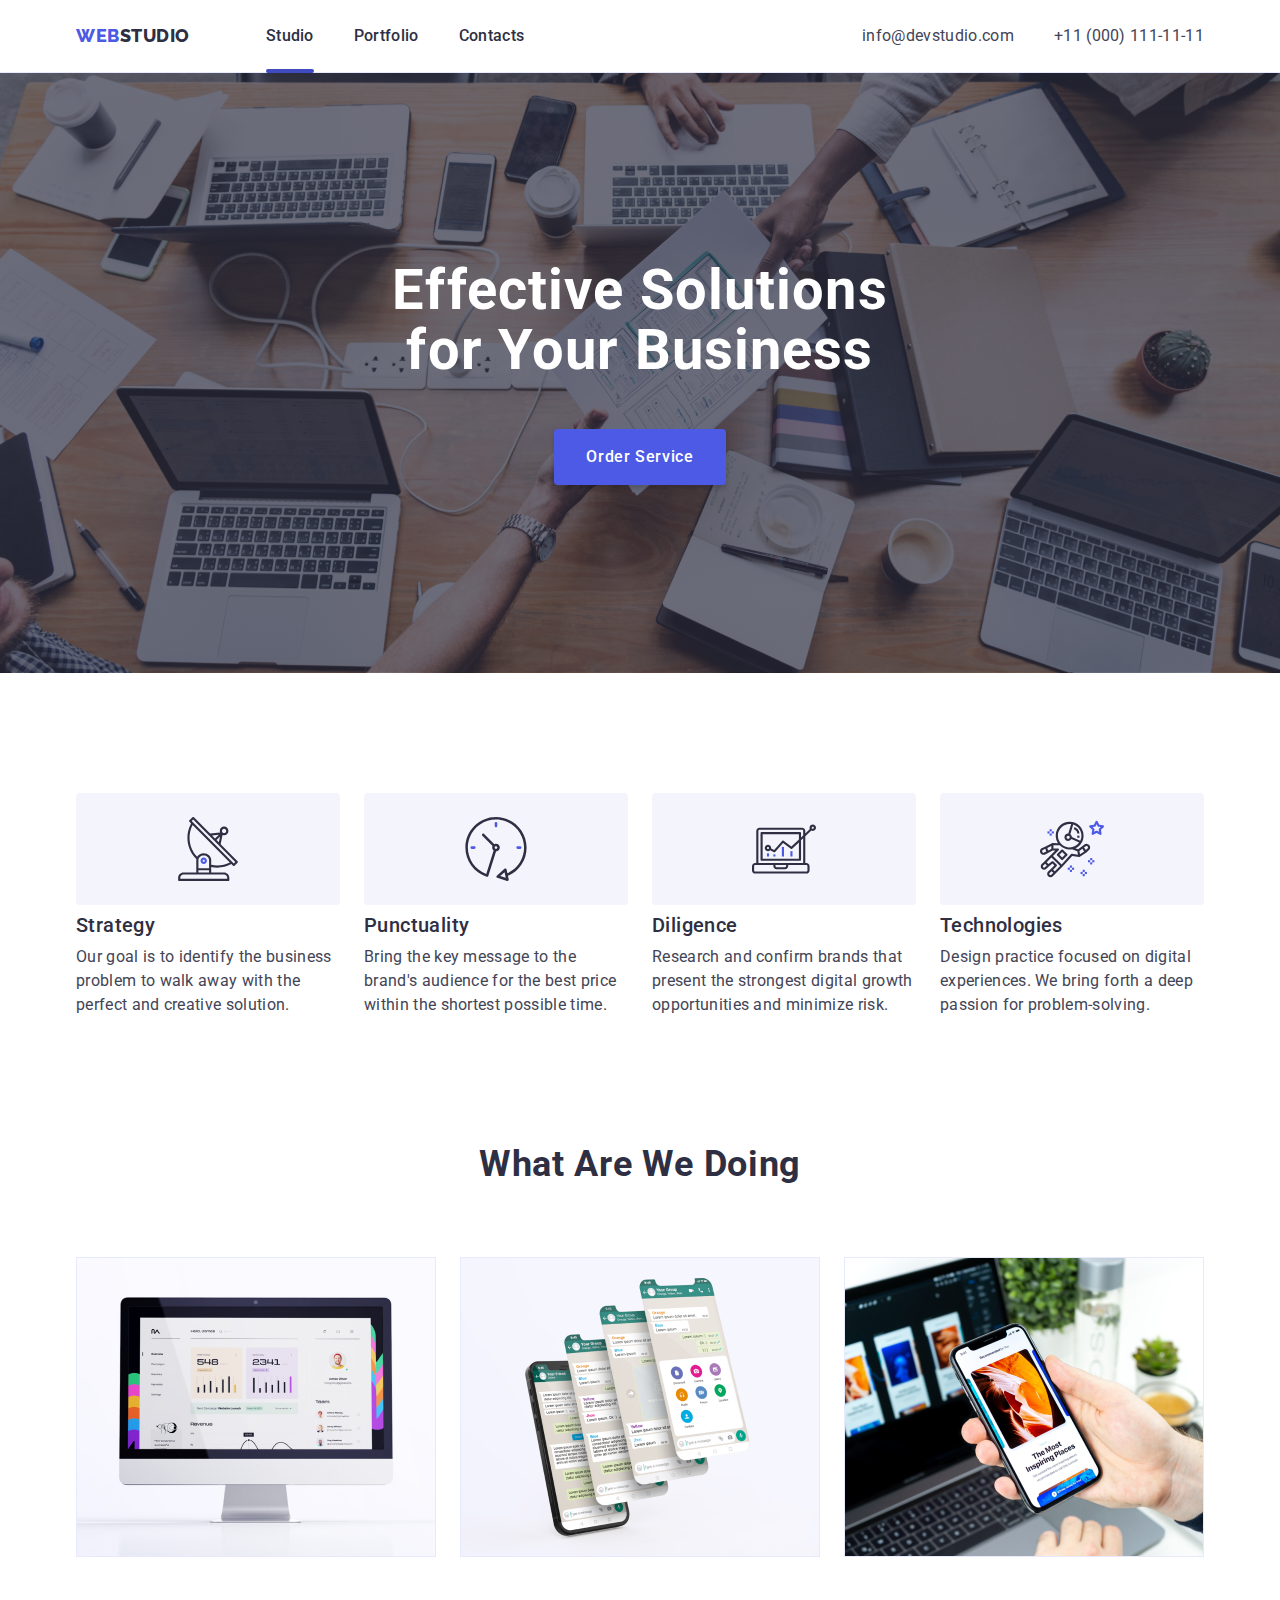
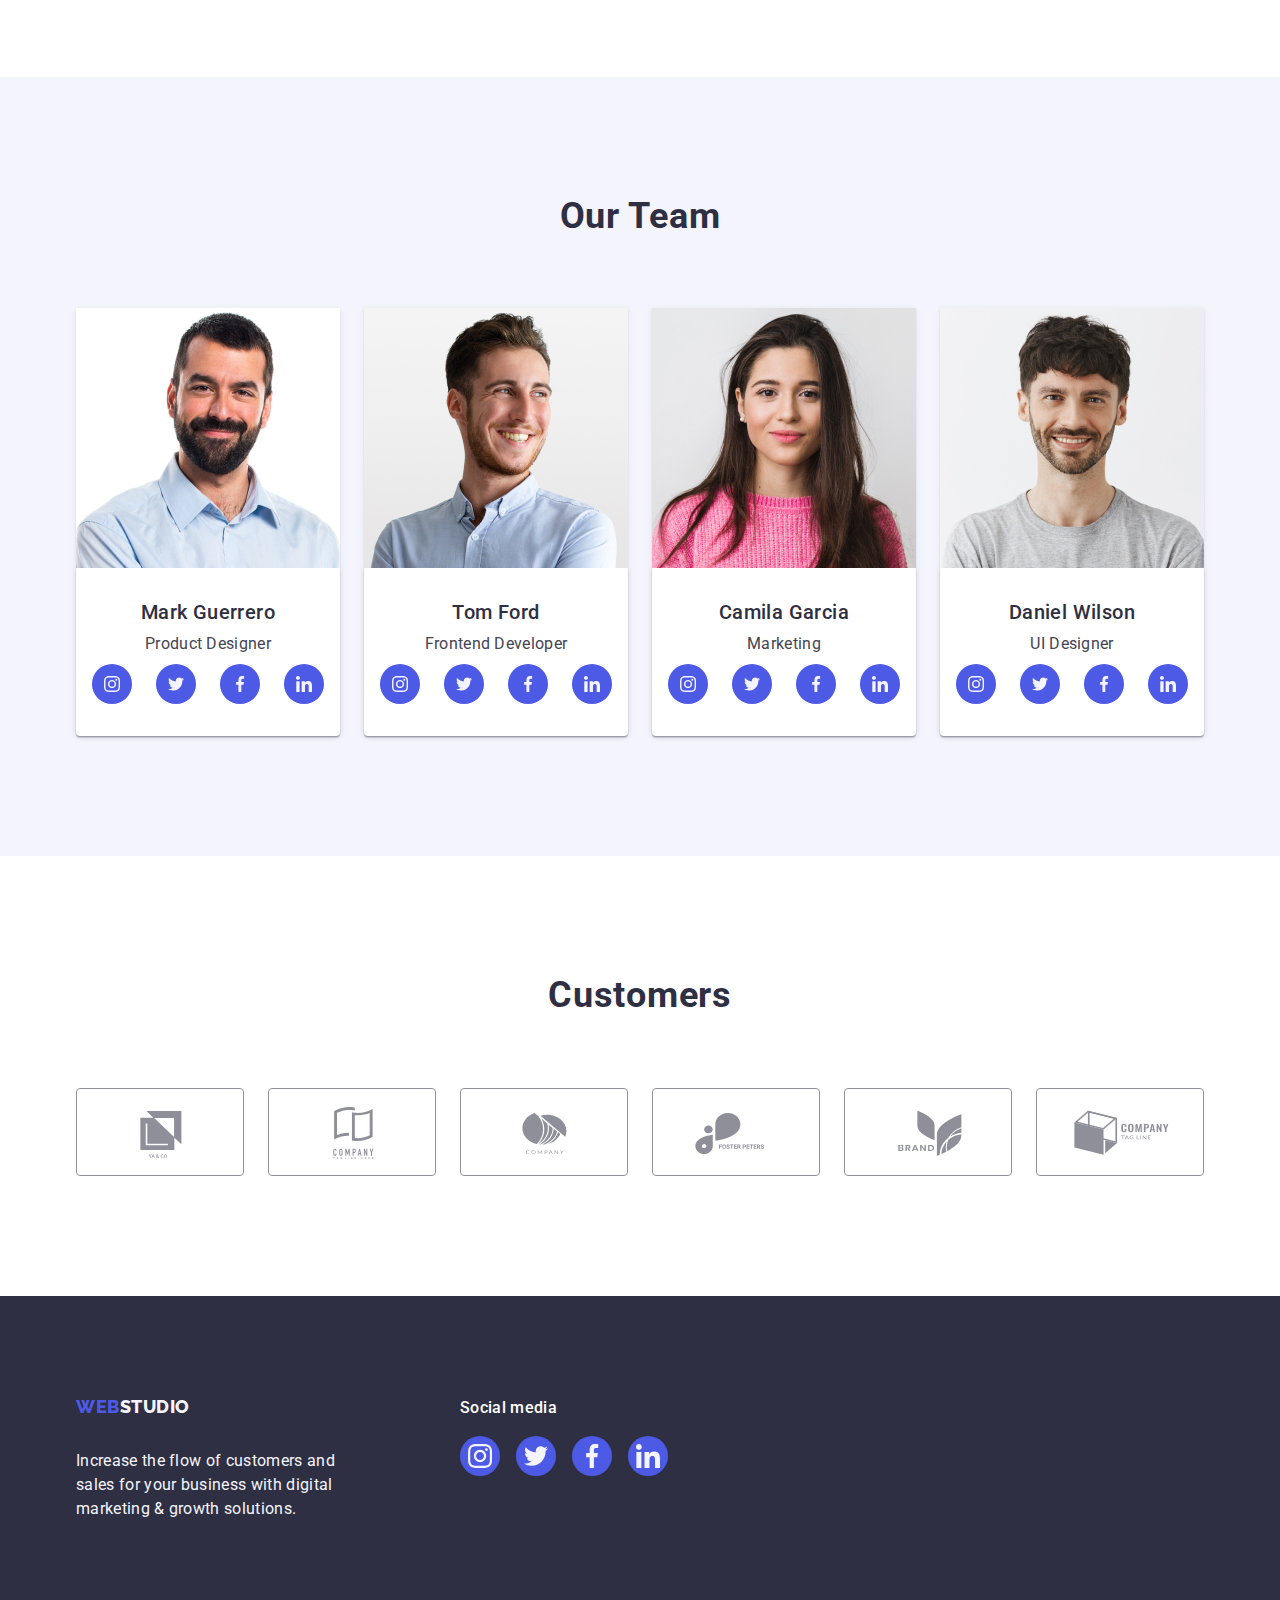
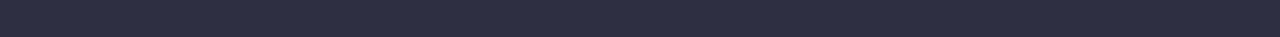
<file: index.html>
<!DOCTYPE html>
<html lang="en">
  <head>
    <meta charset="UTF-8" />
    <meta http-equiv="X-UA-Compatible" content="IE=edge" />
    <meta name="viewport" content="width=device-width, initial-scale=1.0" />
    <title>Document</title>
    <link rel="preconnect" href="https://fonts.googleapis.com" />
    <link rel="preconnect" href="https://fonts.gstatic.com" crossorigin />
    <link
      href="https://fonts.googleapis.com/css2?family=Raleway:wght@800&family=Roboto:wght@400;500;700;900&display=swap"
      rel="stylesheet"
    />
    <link
      rel="stylesheet"
      href="https://cdnjs.cloudflare.com/ajax/libs/modern-normalize/1.1.0/modern-normalize.min.css"
    />

    <link rel="stylesheet" href="./css/styles.css" />
  </head>
  <body>
    <header class="main-header">
      <div class="container page-header-container">
        <nav class="page-nav">
          <a class="logo link" href="./index.html"
            >Web<span class="studio-header">Studio</span></a
          >

          <ul class="menu list">
            <li class="menu-item">
              <a
                class="menu-link menu-first-link link current"
                href="./index.html"
                >Studio</a
              >
            </li>
            <li class="menu-item">
              <a class="menu-link link" href="./portfolio.html">Portfolio</a>
            </li>
            <li class="menu-item">
              <a class="menu-link link" href="">Contacts</a>
            </li>
          </ul>
        </nav>
        <address class="contacts-font-normal contact-mail-phone">
          <ul class="list contact-flex">
            <li>
              <a
                class="contact link contact-mail"
                href="mailto:info@devstudio.com"
                >info@devstudio.com</a
              >
            </li>
            <li>
              <a class="contact link" href="tel:+110001111111"
                >+11 (000) 111-11-11</a
              >
            </li>
          </ul>
        </address>
      </div>
    </header>

    <main>
      <section class="section-effect-sol">
        <div class="container">
          <h1 class="effect-sol">Effective Solutions for Your Business</h1>
          <button class="order-btn" type="button" data-modal-open>
            Order Service
          </button>
        </div>
      </section>

      <section class="four-blocks-section">
        <div class="container">
          <h2 class="visually-hidden container">title</h2>
          <ul class="four-blocks list">
            <li class="four-items item-strategy">
              <div class="four-icons-svg">
                <svg class="" width="64" height="64">
                  <use href="./images/icons.svg#icon-antenna"></use>
                </svg>
              </div>

              <h3 class="higher-text">Strategy</h3>
              <p class="small-text">
                Our goal is to identify the business problem to walk away with
                the perfect and creative solution.
              </p>
            </li>
            <li class="four-items item-punctuality">
              <div class="four-icons-svg">
                <svg class="" width="64" height="64">
                  <use href="./images/icons.svg#icon-clock"></use>
                </svg>
              </div>

              <h3 class="higher-text">Punctuality</h3>
              <p class="small-text">
                Bring the key message to the brand's audience for the best price
                within the shortest possible time.
              </p>
            </li>
            <li class="four-items item-diligence">
              <div class="four-icons-svg">
                <svg class="" width="64" height="64">
                  <use href="./images/icons.svg#icon-diagram"></use>
                </svg>
              </div>

              <h3 class="higher-text">Diligence</h3>
              <p class="small-text">
                Research and confirm brands that present the strongest digital
                growth opportunities and minimize risk.
              </p>
            </li>
            <li class="four-items item-technologies">
              <div class="four-icons-svg">
                <svg class="" width="64" height="64">
                  <use href="./images/icons.svg#icon-astronaut"></use>
                </svg>
              </div>

              <h3 class="higher-text">Technologies</h3>
              <p class="small-text">
                Design practice focused on digital experiences. We bring forth a
                deep passion for problem-solving.
              </p>
            </li>
          </ul>
        </div>
      </section>

      <section class="doing-section">
        <div class="container">
          <h2 class="we-re-doing-section">What are we doing</h2>
          <ul class="list doing-pics">
            <li class="item">
              <img
                src="./images/imageshw01/img1.jpg"
                alt="computer"
                width="360"
              />
            </li>
            <li class="item">
              <img
                src="./images/imageshw01/img2.jpg"
                alt="screen"
                width="360"
              />
            </li>
            <li class="item">
              <img src="./images/imageshw01/img3.jpg" alt="phone" width="360" />
            </li>
          </ul>
        </div>
      </section>

      <section class="section-team">
        <div class="container">
          <h2 class="name-section">Our Team</h2>
          <ul class="list employees">
            <li class="team-names">
              <img src="./images/imageshw01/img4.jpg" alt="face" width="264" />
              <div class="name-card">
                <h3 class="higher-text">Mark Guerrero</h3>
                <p class="small-text">Product Designer</p>
                <ul class="social-list list">
                  <li class="social-list-item">
                    <a href="" class="social-list-link">
                      <svg class="social-list-icon" width="16" height="16">
                        <use href="./images/icons.svg#icon-instagram"></use>
                      </svg>
                    </a>
                  </li>
                  <li class="social-list-item">
                    <a href="" class="social-list-link">
                      <svg class="social-list-icon" width="16" height="16">
                        <use href="./images/icons.svg#icon-twitter"></use>
                      </svg>
                    </a>
                  </li>
                  <li class="social-list-item">
                    <a href="" class="social-list-link">
                      <svg class="social-list-icon" width="16" height="16">
                        <use href="./images/icons.svg#icon-facebook"></use>
                      </svg>
                    </a>
                  </li>
                  <li class="social-list-item">
                    <a href="" class="social-list-link">
                      <svg class="social-list-icon" width="16" height="16">
                        <use href="./images/icons.svg#icon-linkedin"></use>
                      </svg>
                    </a>
                  </li>
                </ul>
              </div>
            </li>
            <li class="team-names">
              <img src="./images/imageshw01/img5.jpg" alt="face" width="264" />
              <div class="name-card">
                <h3 class="higher-text">Tom Ford</h3>
                <p class="small-text">Frontend Developer</p>
                <ul class="social-list list">
                  <li class="social-list-item">
                    <a href="" class="social-list-link">
                      <svg class="social-list-icon" width="16" height="16">
                        <use href="./images/icons.svg#icon-instagram"></use>
                      </svg>
                    </a>
                  </li>
                  <li class="social-list-item">
                    <a href="" class="social-list-link">
                      <svg class="social-list-icon" width="16" height="16">
                        <use href="./images/icons.svg#icon-twitter"></use>
                      </svg>
                    </a>
                  </li>
                  <li class="social-list-item">
                    <a href="" class="social-list-link">
                      <svg class="social-list-icon" width="16" height="16">
                        <use href="./images/icons.svg#icon-facebook"></use>
                      </svg>
                    </a>
                  </li>
                  <li class="social-list-item">
                    <a href="" class="social-list-link">
                      <svg class="social-list-icon" width="16" height="16">
                        <use href="./images/icons.svg#icon-linkedin"></use>
                      </svg>
                    </a>
                  </li>
                </ul>
              </div>
            </li>
            <li class="team-names">
              <img src="./images/imageshw01/img6.jpg" alt="face" width="264" />
              <div class="name-card">
                <h3 class="higher-text">Camila Garcia</h3>
                <p class="small-text">Marketing</p>
                <ul class="social-list list">
                  <li class="social-list-item">
                    <a href="" class="social-list-link">
                      <svg class="social-list-icon" width="16" height="16">
                        <use href="./images/icons.svg#icon-instagram"></use>
                      </svg>
                    </a>
                  </li>
                  <li class="social-list-item">
                    <a href="" class="social-list-link">
                      <svg class="social-list-icon" width="16" height="16">
                        <use href="./images/icons.svg#icon-twitter"></use>
                      </svg>
                    </a>
                  </li>
                  <li class="social-list-item">
                    <a href="" class="social-list-link">
                      <svg class="social-list-icon" width="16" height="16">
                        <use href="./images/icons.svg#icon-facebook"></use>
                      </svg>
                    </a>
                  </li>
                  <li class="social-list-item">
                    <a href="" class="social-list-link">
                      <svg class="social-list-icon" width="16" height="16">
                        <use href="./images/icons.svg#icon-linkedin"></use>
                      </svg>
                    </a>
                  </li>
                </ul>
              </div>
            </li>
            <li class="team-names">
              <img src="./images/imageshw01/img7.jpg" alt="face" width="264" />
              <div class="name-card">
                <h3 class="higher-text">Daniel Wilson</h3>
                <p class="small-text">UI Designer</p>
                <ul class="social-list list">
                  <li class="social-list-item">
                    <a href="" class="social-list-link">
                      <svg class="social-list-icon" width="16" height="16">
                        <use href="./images/icons.svg#icon-instagram"></use>
                      </svg>
                    </a>
                  </li>
                  <li class="social-list-item">
                    <a href="" class="social-list-link">
                      <svg class="social-list-icon" width="16" height="16">
                        <use href="./images/icons.svg#icon-twitter"></use>
                      </svg>
                    </a>
                  </li>
                  <li class="social-list-item">
                    <a href="" class="social-list-link">
                      <svg class="social-list-icon" width="16" height="16">
                        <use href="./images/icons.svg#icon-facebook"></use>
                      </svg>
                    </a>
                  </li>
                  <li class="social-list-item">
                    <a href="" class="social-list-link">
                      <svg class="social-list-icon" width="16" height="16">
                        <use href="./images/icons.svg#icon-linkedin"></use>
                      </svg>
                    </a>
                  </li>
                </ul>
              </div>
            </li>
          </ul>
        </div>
      </section>

      <section class="customers">
        <div class="container">
          <h2 class="name-section">Customers</h2>
          <ul class="list customers-list">
            <li class="cust-item">
              <a href="" class="cust-link">
                <svg class="cust-icon" width="104" height="56">
                  <use href="./images/icons.svg#icon-logo1"></use>
                </svg>
              </a>
            </li>
            <li class="cust-item">
              <a href="" class="cust-link">
                <svg class="cust-icon" width="104" height="56">
                  <use href="./images/icons.svg#icon-logo2"></use>
                </svg>
              </a>
            </li>
            <li class="cust-item">
              <a href="" class="cust-link">
                <svg class="cust-icon" width="104" height="56">
                  <use href="./images/icons.svg#icon-logo3"></use>
                </svg>
              </a>
            </li>
            <li class="cust-item">
              <a href="" class="cust-link">
                <svg class="cust-icon" width="104" height="56">
                  <use href="./images/icons.svg#icon-logo4"></use>
                </svg>
              </a>
            </li>
            <li class="cust-item">
              <a href="" class="cust-link">
                <svg class="cust-icon" width="104" height="56">
                  <use href="./images/icons.svg#icon-logo5"></use>
                </svg>
              </a>
            </li>
            <li class="cust-item">
              <a href="" class="cust-link">
                <svg class="cust-icon" width="104" height="56">
                  <use href="./images/icons.svg#icon-logo6"></use>
                </svg>
              </a>
            </li>
          </ul>
        </div>
      </section>
    </main>

    <footer class="footer-back">
      <div class="footer-gap container">
        <div class="footer-content">
          <a class="logo link footer-link" href="./index.html"
            >Web<span class="studio-footer">Studio</span></a
          >

          <p class="footer-text">
            Increase the flow of customers and sales for your business with
            digital marketing & growth solutions.
          </p>
        </div>
        <div class="footer-media-block">
          <p class="footer-text-social">Social media</p>
          <ul class="social-list-footer list">
            <li class="social-list-item">
              <a href="" class="footer-media-hover">
                <svg class="social-list-icon" width="24" height="24">
                  <use href="./images/icons.svg#icon-instagram"></use>
                </svg>
              </a>
            </li>
            <li class="social-list-item">
              <a href="" class="footer-media-hover">
                <svg class="social-list-icon" width="24" height="24">
                  <use href="./images/icons.svg#icon-twitter"></use>
                </svg>
              </a>
            </li>
            <li class="social-list-item">
              <a href="" class="footer-media-hover">
                <svg class="social-list-icon" width="24" height="24">
                  <use href="./images/icons.svg#icon-facebook"></use>
                </svg>
              </a>
            </li>
            <li class="social-list-item">
              <a href="" class="footer-media-hover">
                <svg class="social-list-icon" width="24" height="24">
                  <use href="./images/icons.svg#icon-linkedin"></use>
                </svg>
              </a>
            </li>
          </ul>
        </div>
      </div>
    </footer>

    <div class="backdrop is-hidden" data-modal>
      <div class="modal">
        <button type="button" class="modal-close-btn" data-modal-close>
          <svg class="modal-close-btn-icon" width="8" height="8">
            <use href="./images/icons.svg#icon-close-black"></use>
          </svg>
        </button>
      </div>
    </div>

    <script src="./js/modal.js"></script>
  </body>
</html>
</file>
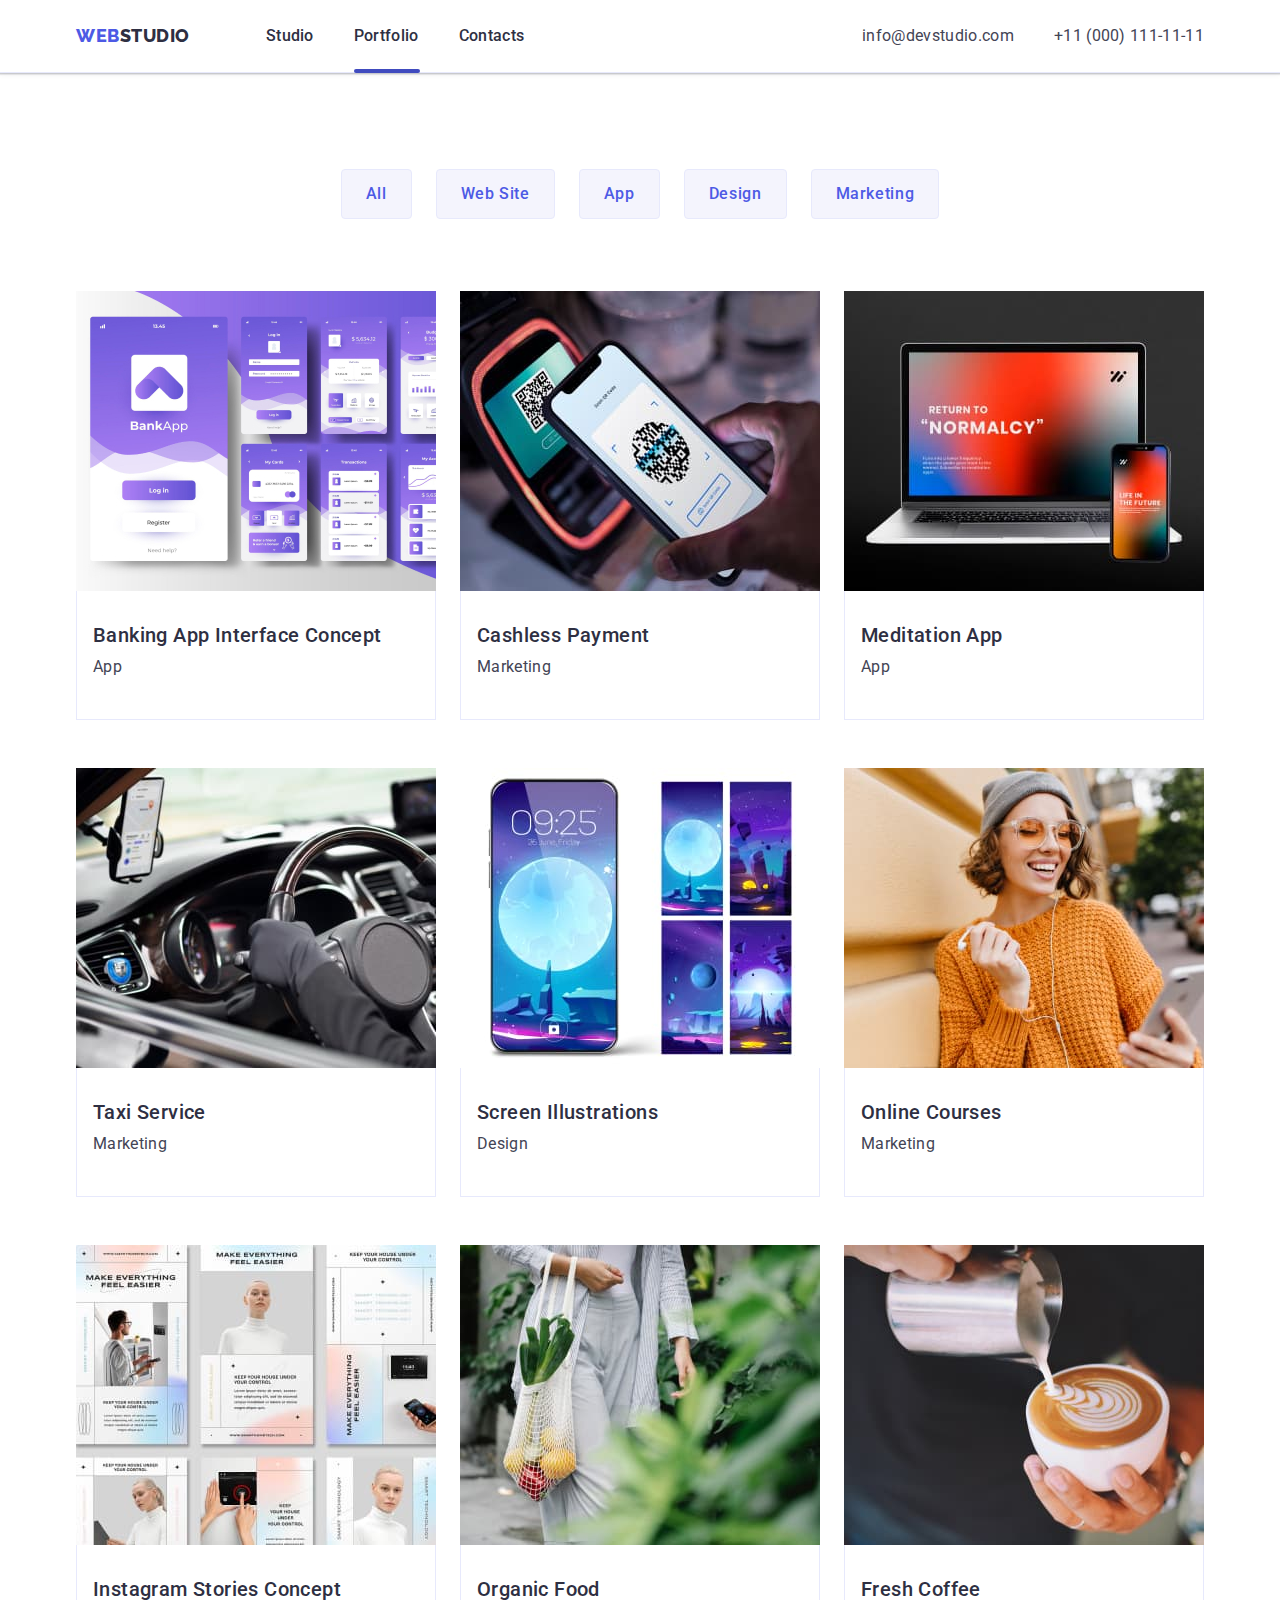
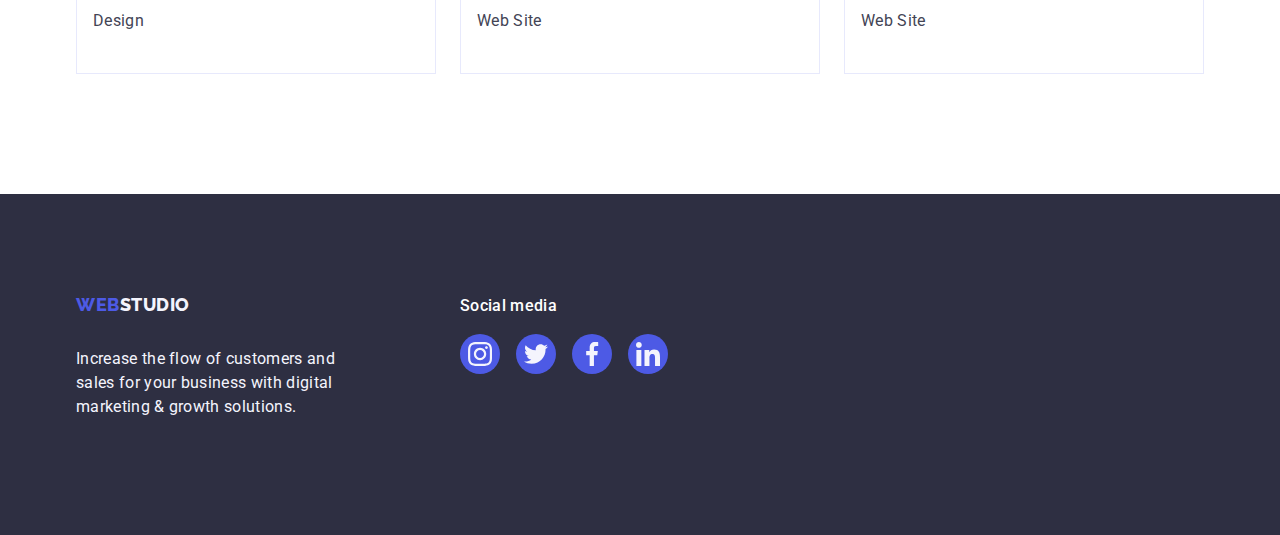
<file: portfolio.html>
<!DOCTYPE html>
<html lang="en">
  <head>
    <meta charset="UTF-8" />
    <meta http-equiv="X-UA-Compatible" content="IE=edge" />
    <meta name="viewport" content="width=device-width, initial-scale=1.0" />
    <title>Document</title>
    <link rel="preconnect" href="https://fonts.googleapis.com" />
    <link rel="preconnect" href="https://fonts.gstatic.com" crossorigin />
    <link
      href="https://fonts.googleapis.com/css2?family=Raleway:wght@800&family=Roboto:wght@400;500;700;900&display=swap"
      rel="stylesheet"
    />
    <link
      rel="stylesheet"
      href="https://cdnjs.cloudflare.com/ajax/libs/modern-normalize/1.1.0/modern-normalize.min.css"
    />
    <link rel="stylesheet" href="./css/styles.css" />
  </head>
  <body>
    <header class="main-header">
      <div class="container page-header-container">
        <nav class="page-nav">
          <a class="logo link" href="./index.html"
            >Web<span class="studio-header">Studio</span></a
          >

          <ul class="menu list">
            <li class="menu-item">
              <a class="menu-link link" href="./index.html">Studio</a>
            </li>
            <li class="menu-item">
              <a
                class="menu-link menu-second-link link current"
                href="./portfolio.html"
                >Portfolio</a
              >
            </li>
            <li class="menu-item">
              <a class="menu-link link" href="">Contacts</a>
            </li>
          </ul>
        </nav>
        <address class="contacts-font-normal contact-mail-phone">
          <ul class="list contact-flex">
            <li>
              <a
                class="contact link contact-mail"
                href="mailto:info@devstudio.com"
                >info@devstudio.com</a
              >
            </li>
            <li>
              <a class="contact link" href="tel:+110001111111"
                >+11 (000) 111-11-11</a
              >
            </li>
          </ul>
        </address>
      </div>
    </header>

    <main>
      <section class="section-portfolio">
        <div class="container">
          <h1 class="visually-hidden">Portfolio</h1>

          <ul class="list btn-filter">
            <li class="btns-center">
              <button class="change-color-btn" type="button">All</button>
            </li>
            <li class="btns-center">
              <button class="change-color-btn" type="button">Web Site</button>
            </li>
            <li class="btns-center">
              <button class="change-color-btn" type="button">App</button>
            </li>
            <li class="btns-center">
              <button class="change-color-btn" type="button">Design</button>
            </li>
            <li class="btns-center">
              <button class="change-color-btn" type="button">Marketing</button>
            </li>
          </ul>

          <ul class="list cards-filter">
            <li class="card">
              <a class="link card-link" href="">
                <div class="card-link-over">
                  <img
                    src="./images/imageshw02/img1row1.jpg"
                    alt="purple-bank-app"
                    width="360"
                  />

                  <p class="overlay">
                    14 Stylish and User-Friendly App Design Concepts · Task
                    Manager App · Calorie Tracker App · Exotic Fruit Ecommerce
                    App · Cloud Storage App
                  </p>
                </div>

                <div class="filter-card">
                  <h2 class="higher-text card-text">
                    Banking App Interface Concept
                  </h2>
                  <p class="small-text card-text">App</p>
                </div>
              </a>
            </li>
            <li class="card">
              <a class="link card-link" href="">
                <div class="card-link-over">
                  <img
                    src="./images/imageshw02/img2row1.jpg"
                    alt="qrcode"
                    width="360"
                  />
                  <p class="overlay">
                    14 Stylish and User-Friendly App Design Concepts · Task
                    Manager App · Calorie Tracker App · Exotic Fruit Ecommerce
                    App · Cloud Storage App
                  </p>
                </div>

                <div class="filter-card">
                  <h2 class="higher-text card-text">Cashless Payment</h2>
                  <p class="small-text card-text">Marketing</p>
                </div>
              </a>
            </li>

            <li class="card">
              <a class="link card-link" href="">
                <div class="card-link-over">
                  <img
                    src="./images/imageshw02/img3row1.jpg"
                    alt="normalsy"
                    width="360"
                  />
                  <p class="overlay">
                    14 Stylish and User-Friendly App Design Concepts · Task
                    Manager App · Calorie Tracker App · Exotic Fruit Ecommerce
                    App · Cloud Storage App
                  </p>
                </div>

                <div class="filter-card">
                  <h2 class="higher-text card-text">Meditation App</h2>
                  <p class="small-text card-text">App</p>
                </div>
              </a>
            </li>

            <li class="card">
              <a class="link card-link" href="">
                <div class="card-link-over">
                  <img
                    src="./images/imageshw02/img1row2.jpg"
                    alt="car"
                    width="360"
                  />
                  <p class="overlay">
                    14 Stylish and User-Friendly App Design Concepts · Task
                    Manager App · Calorie Tracker App · Exotic Fruit Ecommerce
                    App · Cloud Storage App
                  </p>
                </div>

                <div class="filter-card">
                  <h2 class="higher-text card-text">Taxi Service</h2>
                  <p class="small-text card-text">Marketing</p>
                </div>
              </a>
            </li>

            <li class="card">
              <a class="link card-link" href="">
                <div class="card-link-over">
                  <img
                    src="./images/imageshw02/img2row2.jpg"
                    alt="screenshots"
                    width="360"
                  />
                  <p class="overlay">
                    14 Stylish and User-Friendly App Design Concepts · Task
                    Manager App · Calorie Tracker App · Exotic Fruit Ecommerce
                    App · Cloud Storage App
                  </p>
                </div>

                <div class="filter-card">
                  <h2 class="higher-text card-text">Screen Illustrations</h2>
                  <p class="small-text card-text">Design</p>
                </div>
              </a>
            </li>

            <li class="card">
              <a class="link card-link" href="">
                <div class="card-link-over">
                  <img
                    src="./images/imageshw02/img3row2.jpg"
                    alt="girl"
                    width="360"
                  />
                  <p class="overlay">
                    14 Stylish and User-Friendly App Design Concepts · Task
                    Manager App · Calorie Tracker App · Exotic Fruit Ecommerce
                    App · Cloud Storage App
                  </p>
                </div>

                <div class="filter-card">
                  <h2 class="higher-text card-text">Online Courses</h2>
                  <p class="small-text card-text">Marketing</p>
                </div>
              </a>
            </li>

            <li class="card">
              <a class="link card-link" href="">
                <div class="card-link-over">
                  <img
                    src="./images/imageshw02/img1row3.jpg"
                    alt="everything"
                    width="360"
                  />
                  <p class="overlay">
                    14 Stylish and User-Friendly App Design Concepts · Task
                    Manager App · Calorie Tracker App · Exotic Fruit Ecommerce
                    App · Cloud Storage App
                  </p>
                </div>

                <div class="filter-card">
                  <h2 class="higher-text card-text">
                    Instagram Stories Concept
                  </h2>
                  <p class="small-text card-text">Design</p>
                </div>
              </a>
            </li>

            <li class="card">
              <a class="link card-link" href="">
                <div class="card-link-over">
                  <img
                    src="./images/imageshw02/img2row3.jpg"
                    alt="bag"
                    width="360"
                  />
                  <p class="overlay">
                    14 Stylish and User-Friendly App Design Concepts · Task
                    Manager App · Calorie Tracker App · Exotic Fruit Ecommerce
                    App · Cloud Storage App
                  </p>
                </div>

                <div class="filter-card">
                  <h2 class="higher-text card-text">Organic Food</h2>
                  <p class="small-text card-text">Web Site</p>
                </div>
              </a>
            </li>

            <li class="card">
              <a class="link card-link" href="">
                <div class="card-link-over">
                  <img
                    src="./images/imageshw02/img3row3.jpg"
                    alt="coffee"
                    width="360"
                  />
                  <p class="overlay">
                    14 Stylish and User-Friendly App Design Concepts · Task
                    Manager App · Calorie Tracker App · Exotic Fruit Ecommerce
                    App · Cloud Storage App
                  </p>
                </div>

                <div class="filter-card">
                  <h2 class="higher-text card-text">Fresh Coffee</h2>
                  <p class="small-text card-text">Web Site</p>
                </div>
              </a>
            </li>
          </ul>
        </div>
      </section>
    </main>

    <footer class="footer-back">
      <div class="footer-gap container">
        <div class="footer-content">
          <a class="logo link footer-link" href="./index.html"
            >Web<span class="studio-footer">Studio</span></a
          >

          <p class="footer-text">
            Increase the flow of customers and sales for your business with
            digital marketing & growth solutions.
          </p>
        </div>
        <div class="footer-media-block">
          <p class="footer-text-social">Social media</p>
          <ul class="social-list-footer list">
            <li class="social-list-item">
              <a href="" class="footer-media-hover">
                <svg class="social-list-icon" width="24" height="24">
                  <use href="./images/icons.svg#icon-instagram"></use>
                </svg>
              </a>
            </li>
            <li class="social-list-item">
              <a href="" class="footer-media-hover">
                <svg class="social-list-icon" width="24" height="24">
                  <use href="./images/icons.svg#icon-twitter"></use>
                </svg>
              </a>
            </li>
            <li class="social-list-item">
              <a href="" class="footer-media-hover">
                <svg class="social-list-icon" width="24" height="24">
                  <use href="./images/icons.svg#icon-facebook"></use>
                </svg>
              </a>
            </li>
            <li class="social-list-item">
              <a href="" class="footer-media-hover">
                <svg class="social-list-icon" width="24" height="24">
                  <use href="./images/icons.svg#icon-linkedin"></use>
                </svg>
              </a>
            </li>
          </ul>
        </div>
      </div>
    </footer>
  </body>
</html>
</file>
<file: css/styles.css>
:root {
    --primary-text-color: #434455;
    --ocean-color: #404bbf;
    --iris-color: #4d5ae5;
    --primary-white-color: #e5e5e5;
    --header-words-color: #2E2F42;
    
}



h1,h2,h3,h4,p {
    margin-top: 0;
    margin-bottom: 0;
}

ul, ol {
    margin-top: 0;
    margin-bottom: 0;
    padding-left: 0;
}

img {
    display: block;
}
.link {
    text-decoration:none;
}

button {
    cursor: pointer;
}


    body {
        font-family: 'Roboto', sans-serif;
        background-color:#FFFFFF;
        color: var(--primary-text-color)
    }
    .list {
        list-style: none;
    }

    
.container {
    width: 1158px;
    margin-left: auto;
    margin-right: auto;
    padding-left: 15px;
    padding-right: 15px;
}


.page-header-container {
display: flex;
align-items: center;
}

.page-nav {
    display: flex;
    align-items: center;
    margin-right: auto;
    
}

.menu {
    display: flex;
    align-items: center;
    gap: 40px;
}

     .contact {
        
            font-size: 16px;
            line-height: 1.5;
            letter-spacing: 0.02em;
            color: var(--primary-text-color);
            transition: color 250ms cubic-bezier(0.4, 0, 0.2, 1);

                  
     }   


.contact-mail {
   
}
     .contact:hover {
        color: var(--ocean-color)
     }

         .contact:focus {
            color: var(--ocean-color);
         }

         .team-names {
            background-color: #FFFFFF;
            text-align: center;
            box-shadow: 0px 1px 6px rgba(46, 47, 66, 0.08),
                0px 1px 1px rgba(46, 47, 66, 0.16),
                0px 2px 1px rgba(46, 47, 66, 0.08);
            border-radius: 0px 0px 4px 4px;
         }


    .main-header {
        
        border-bottom: 1px solid #e7e9fc;
        box-shadow: 0px 2px 1px rgba(46, 47, 66, 0.08), 0px 1px 1px rgba(46, 47, 66, 0.16), 0px 1px 6px rgba(46, 47, 66, 0.08);
    }
    
     .logo {
        font-family: 'Raleway', sans-serif;
        font-weight: 800;
        font-size: 18px;
        line-height: 1.17;
        letter-spacing: 0.03em;
        text-transform: uppercase;
        color: #4d5ae5;
        margin-right: 76px;
     }
     .change-color-btn {
       font-family: 'Roboto', sans-serif;
            font-weight: 500;
            font-size: 16px;
            line-height: 1.5;
            letter-spacing: 0.04em;
            color: var(--iris-color);
            background-color: #F4F4FD;
            cursor: pointer;
            border: 1px solid #E7E9FC;
                border-radius: 4px;
                padding: 12px 24px;
                border-radius: 4px;
            transition-property: background-color, color, border, box-shadow;
            transition-duration: 250ms;
            transition-timing-function: cubic-bezier(0.4, 0, 0.2, 1);
      
     }

.btn-filter {
    display: flex;
    justify-content: center;
    gap: 24px;
   
    
        margin-bottom: 72px;
        
    
}



     .change-color-btn:hover {
        color: #FFFFFF;
        background-color: var(--ocean-color);
        border: 1px solid transparent;
        box-shadow: 0px 3px 1px rgba(0, 0, 0, 0.1), 0px 2px 1px rgba(0, 0, 0, 0.08), 0px 2px 2px rgba(0, 0, 0, 0.12);
     }
     .change-color-btn:focus {
   
    color: #FFFFFF;
    background-color: var(--ocean-color);
    border: 1px solid transparent;
    box-shadow: 0px 3px 1px rgba(0, 0, 0, 0.1), 0px 2px 1px rgba(0, 0, 0, 0.08), 0px 2px 2px rgba(0, 0, 0, 0.12);
     }

     

     .order-btn {
        margin: 0 auto;
        font-family: 'Roboto', sans-serif;
            font-weight: 500;
            font-size: 16px;
            line-height: 1.5;            
            display: flex;
            align-items: center;
            
            letter-spacing: 0.04em;
            color: #FFFFFF;
            background-color: #4D5AE5;
            box-shadow: 0px 4px 4px rgba(0, 0, 0, 0.15);
                border-radius: 4px;
                padding-top: 16px;
                padding-left: 32px;
                padding-bottom: 16px;
                padding-right: 32px;
               
                cursor: pointer;
                border: transparent;
                display: block;
                min-width: 169px;
                height: 56px;
                transition: background-color 250ms cubic-bezier(0.4, 0, 0.2, 1);
                
                
                
            }

     .order-btn:hover,
     .order-btn:focus {
        background-color: var(--ocean-color);
     }

     .effect-sol {
        
            font-weight: 700;
            font-size: 56px;
            line-height: 1.07;           
            text-align: center;
            letter-spacing: 0.02em;
            color: #FFFFFF;
           
                max-width: 496px;
                margin: 0 auto 48px;

     }

     
     .doing-pics {
        display: flex;
        justify-content: space-between;
        gap: 24px;
     }

     .small-text {
        font-weight: 400;
            font-size: 16px;
            line-height: 1.5;           
            
            letter-spacing: 0.02em;
            color: var(--primary-text-color);

            margin-bottom: 8px;
            
                
     }

     .higher-text {
        
            font-weight: 500;
            font-size: 20px;
            line-height: 1.2;
            
            letter-spacing: 0.02em;
            color: var(--header-words-color);
            margin-bottom: 8px;
    
     }
        
     .name-section {
        
            font-weight: 700;
            font-size: 36px;
            line-height: 1.1;            
            text-align: center;
            letter-spacing: 0.02em;
            text-transform: capitalize;
            color: var(--header-words-color);
            margin-bottom: 72px;
            
        
     }

     .section-team {
        background-color: #F4F4FD;
        padding-top: 120px;
        padding-bottom: 120px;
     }
     .name-card {
        box-shadow: 0px 1px 6px rgba(46, 47, 66, 0.08), 0px 1px 1px rgba(46, 47, 66, 0.16), 0px 2px 1px rgba(46, 47, 66, 0.08);
            border-radius: 0px 0px 4px 4px;
           
            padding: 32px 0;
     }


     .social-list-link {
        display: flex;
        justify-content: center;
        align-items: center;
        width: 40px;
        height: 40px;
        border-radius: 50%;
        background-color:#4d5ae5;
        gap: 16px;
        transition: background-color 250ms cubic-bezier(0.4, 0, 0.2, 1);
     }

     .social-list-link:hover,
     .social-list-link:focus {
        background-color: #404bbf;
     }
     .social-list {
        display: flex;
        justify-content: center;
        gap: 24px;
     }

         .social-list-footer {
             display: flex;
             justify-content: center;
             gap: 16px;
         }

      .social-list-icon {
        fill: #F4F4FD;
      }
     
.four-blocks-section {
    padding-top: 120px;
    padding: 120px 0;
    gap: 24px;
}

.four-blocks {
    display: flex;
    flex-wrap: wrap;
    justify-content: space-between;
    gap: 24px;
       
   
}

.four-icons-svg {
    background-color: #F4F4FD;
    justify-content: center;
        align-items: center;
        border-radius: 4px;
display: flex;
        width: 264px;
        height: 112px;
        margin-bottom: 8px;
}

.cust-link:hover,
.cust-link:focus {
    color:  #404BBF;
    fill: #404BBF;
    border-color: #404bbf;

}

.cust-item {
    width: calc((100% - 120px)/6);
    
}

.card-link {
    display: block;
    position: relative;
    transition: box-shadow 250ms cubic-bezier(0.4, 0, 0.2, 1);
    
}
.cards-filter {
    display: flex;
    flex-wrap: wrap;
    justify-content: space-between;
    column-gap: 24px;
    row-gap: 48px;

    
}

.filter-card {
    border: 1px solid #E7E9FC;
    
    padding: 32px 16px;
    border-top: none;
    
   
          
}

.card {
    
    width: calc((100% - 48px) / 3);
    
}

.card-link:focus {
    
        box-shadow: 0px 1px 6px rgba(46, 47, 66, 0.08), 0px 1px 1px rgba(46, 47, 66, 0.16), 0px 2px 1px rgba(46, 47, 66, 0.08);
        
}
.card-link:hover {
   
        box-shadow: 0px 1px 6px rgba(46, 47, 66, 0.08), 0px 1px 1px rgba(46, 47, 66, 0.16), 0px 2px 1px rgba(46, 47, 66, 0.08);
}

.filter-card:nth-child(3n) {
    margin-right: 0;
}
.four-items {
    width: 264px;
}


     .doing-section {
        
            padding-bottom: 120px;
     }
            .we-re-doing-section {
            
                    font-weight: 700;
                    font-size: 36px;
                    line-height: 1.11;
                    text-align: center;
                    letter-spacing: 0.02em;
                    text-transform: capitalize;
                    color: var(--header-words-color);
                    background-color: #FFFFFF;
                    margin-bottom: 72px;
        
     }
     .footer-text {
        
            font-size: 16px;
            line-height: 1.5;
            letter-spacing: 0.02em;
            color:#F4F4FD;
            margin-top: 16px;
            margin-bottom: 16px;
            width: 264px;
            
     }




.menu-item {
    gap: 40px;
}

.customers {
    
        padding-top: 120px;
        padding-bottom: 120px;
    }

.customers-list {
    display: flex;
        align-items: center;
        gap: 24px;
}

    .cust-link {
        display: flex;
        justify-content: center;
        align-items: center ;
        width: 168px;
        height: 88px;
        background-color: #ffffff;
      fill: #8E8F99;
      border-radius: 4px;
       
        border: 1px solid #8e8f99;
        color: #8e8f99;
        transition-property: color, fill, border;
        transition-duration: 250ms;
        transition-timing-function: cubic-bezier(0.4, 0, 0.2, 1);
        
       

    }

    .current {
        color: var(--ocean-color) ;
    }
    
         .menu-link {
    display: block;
             font-weight: 500;
             font-size: 16px;
             line-height: 1.5;
             letter-spacing: 0.02em;             
             color: #2e2f42;
            padding: 24px 0;
            transition: color 250ms cubic-bezier(0.4, 0, 0.2, 1) ;
            position: relative;
          
           
                      }
     .menu-link:hover {
        color: var(--ocean-color);
        }

     .menu-link:focus {
        color: var(--ocean-color);
     }

     .footer-back {
        background-color: #2e2f42;
        padding: 100px 0;
       
   
     }

.footer-link {
    display: inline-block;
    margin-bottom: 16px;
}

     

     .footer-text-social {
        font-family: 'Roboto';
            font-style: normal;
            font-weight: 500;
            font-size: 16px;
            line-height: 1.5 ;
           letter-spacing: 0.02em;
        margin-bottom: 16px;
          color: #FFFFFF;

     }

     
     .footer-media-hover {
        display: flex;
            justify-content: center;
            align-items: center;
            width: 40px;
            height: 40px;
            border-radius: 50%;
            background-color: #4d5ae5;
            transition: background-color 250ms cubic-bezier(0.4, 0, 0.2, 1);
     }
     .footer-media-hover:hover,
     .footer-media-hover:focus {
        
                background-color: #31D0AA;
            
     }

          .studio-footer {
              color: #f4f4fd;
            }
        
            .studio-header {
              color: #2E2F42;  
            }

            .contacts-font-normal {
                font-style: normal;
                
            }

            
    .section-team {
        color: #F4F4FD;
       background-color: #F4F4FD;

    }

    .employees {
        display: flex;
        justify-content: space-between;
        gap: 24px;
    }
    .contact-flex {
        display: flex;
        gap: 40px;
    }
    .section-effect-sol {
        max-width: 1440px;
        background-color: #2E2F42;
        background-repeat: no-repeat;
        background-position: center;
        padding: 188px 0;
        background-image: linear-gradient(rgba(46, 47, 66, 0.7), rgba(46, 47, 66, 0.7)), url(../images/imageshw04/bg1-hw4.jpg);
        background-size: cover;
        margin-left: auto;
        margin-right: auto;
        
    }

    .visually-hidden {
        
        position: absolute;
            width: 1px;
            height: 1px;
            margin: -1px;
            border: 0;
            padding: 0;
            white-space: nowrap;
            clip-path: inset(100%);
            clip: rect(0 0 0 0);
            overflow: hidden;
    }

.section-portfolio {
    padding-top: 96px;
    padding-bottom: 120px;
}
   
.small-text-footer {
font-family: 'Roboto';
    font-style: normal;
    font-weight: 500;
    font-size: 16px;
    line-height: 1.5;
    letter-spacing: 0.02em;
    color: #FFFFFF;
    margin-bottom: 16px;
}

.footer-both {
    gap: 120px;
    display: flex;
}

.footer-gap {
    gap: 120px;
    display: flex;
align-items: baseline; }

    .footer-media-list {
        margin-left:  120px;
    }
    
    
    .menu-first-link::after {
        display: block;
        content: "";
        width: 48px;
            height: 4px;
            background-color: #404BBF;
                border-radius: 2px;
             margin: 0 auto;
             position: absolute;
             bottom: -1px;
    }

          .menu-second-link::after {
              display: block;
              content: "";
              width: 66px;
              height: 4px;
              background-color: #404BBF;
              border-radius: 2px;
              margin: 0 auto;
                        position: absolute;
                        bottom: -1px;
    
          }

                        .menu-third-link::after {
                            display: block;
                            content: "";
                            width: 67px;
                            height: 4px;
                            background-color: #404BBF;
                            border-radius: 2px;
                            margin: 0 auto;
                                        position: absolute;
                                        bottom: -1px;
            
                        }
     .backdrop {
        position: fixed;
        z-index: 100;
        top: 0;
        left: 0;
        width: 100%;
        height: 100%;
        background-color: rgba(46, 47, 66, 0.4);
        transition: opacity 250ms cubic-bezier(0.4, 0, 0.2, 1), visibility 250ms cubic-bezier(0.4, 0, 0.2, 1);
        opacity: 1
        
     }
     
.backdrop.is-hidden {
    opacity: 0;
    visibility: hidden;
    pointer-events: none;
    
}     

.backdrop.is-hidden .modal {
    transform: translate(-50%,-50%) ;

}
     
     .modal {
        position: absolute;
        width: 408px;
        height: 576px;
        background-color: #FCFCFC;
        box-shadow: 0px 1px 1px rgba(0, 0, 0, 0.14), 0px 1px 3px rgba(0, 0, 0, 0.12), 0px 2px 1px rgba(0, 0, 0, 0.2);
border-radius: 4px;
top: 50%;
left: 50%;
transform: translate(-50%, -50%) scale(1);

     }


     .modal-close-btn {
        position: absolute;
        top: 24px;
        right: 24px;
        display: flex;
        justify-content: center;
        align-items: center;
        width: 24px;
        height: 24px;
        border-radius: 50%;
        background-color: #E7E9FC;
        border: 1px solid rgba(0, 0, 0, 0.1);
        padding: 0;
        transition: border 250ms cubic-bezier(0.4, 0, 0.2, 1);

        transition-property: background-color, border-color;
        transition-duration: 250ms;
        transition-timing-function: cubic-bezier(0.4, 0, 0.2, 1);

     }

         .modal-close-btn:hover,
         .modal-close-btn:focus {
            background-color: var(--ocean-color);
            border-color: var(--ocean-color);
           
         }

           .modal-close-btn:hover .modal-close-btn-icon,
           .modal-close-btn:focus .modal-close-btn-icon {
fill: #FFFFFF;
           }

        .modal-close-btn-icon {
            transition: fill 250ms cubic-bezier(0.4, 0, 0.2, 1);
            transition-property: fill;
                transition-duration: 250ms;
                transition-timing-function: cubic-bezier(0.4, 0, 0.2, 1);
        }
    


        .card-link-over {
            position: relative;
            overflow: hidden;
        }
        .overlay {
            position: absolute;
            left: 0;
            top: 0;
            width: 100%;
            height: 100%;
            background-color: rgba(77, 90, 229, 1);
            font-size: 16px;
            font-weight: 400;
            line-height: 1.5;
            padding-top: 40px;
            padding-left: 32px;
            padding-right: 32px;
            color: rgba(244, 244, 253, 1);
            transform: translate(0, 100%);
            transition: transform 250ms cubic-bezier(0.4, 0, 0.2, 1) ;
        }

        .card-link:hover .overlay,
        .card-link:focus .overlay {
            transform: translate(0,0);
        }
</file>
